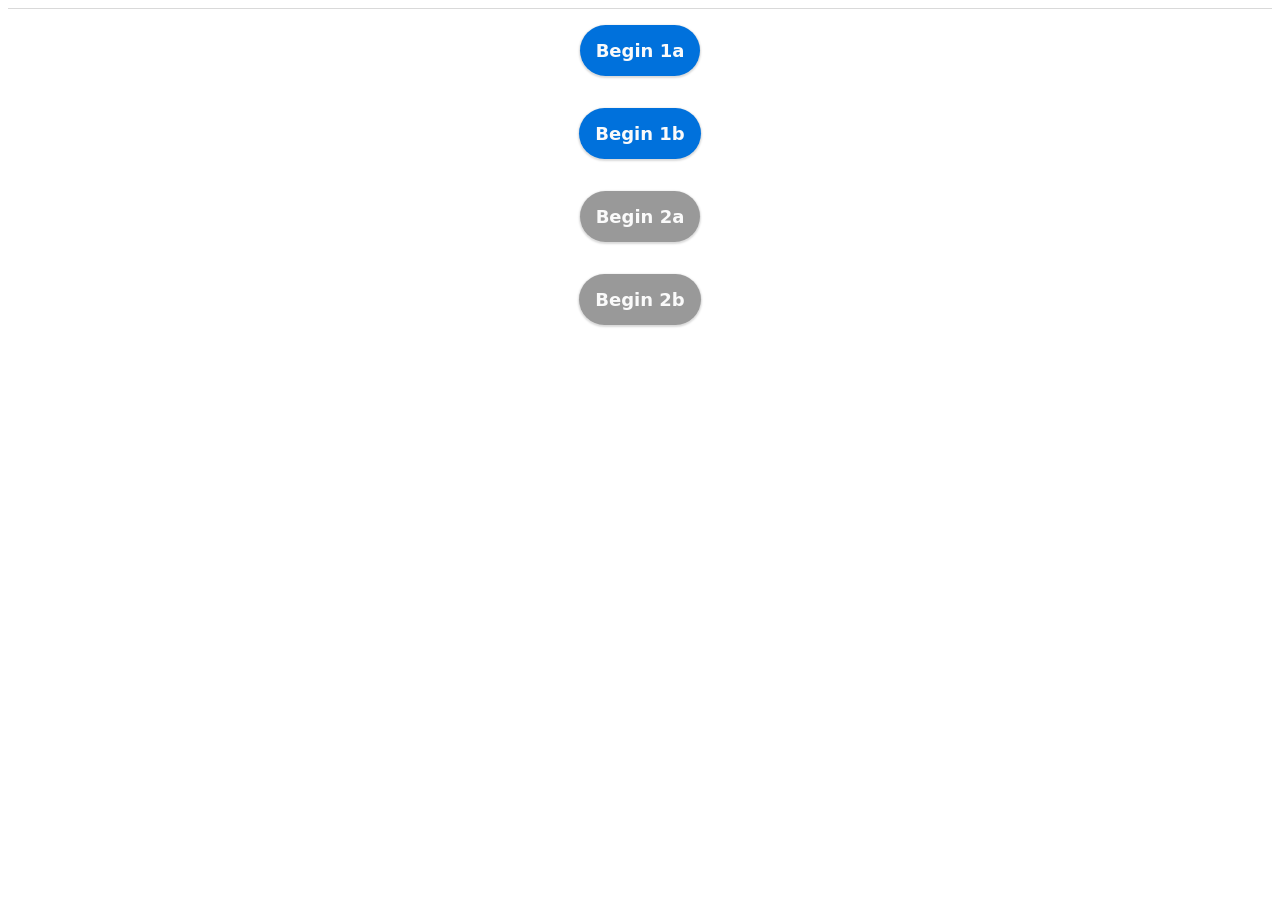
<file: index.html>
<!DOCTYPE html>
<html lang="en">
<head>
  <meta charset="UTF-8">
  <meta name="viewport" content="width=device-width, initial-scale=1.0">
  <title>Home</title>
  <link rel="stylesheet" href="reset.css">
  <link rel="stylesheet" href="style.css">
</head>
<body id="home">
  <main>
    <a href="nocost.html" class="button">
      Begin 1a
    </a>
    <a href="fixnocost.html" class="button">
      Begin 1b
    </a>
    <a href="#" class="button disabled">
      Begin 2a
    </a>
    <a href="#" class="button disabled">
      Begin 2b
    </a>
  </main>
</body>
</html>
</file>
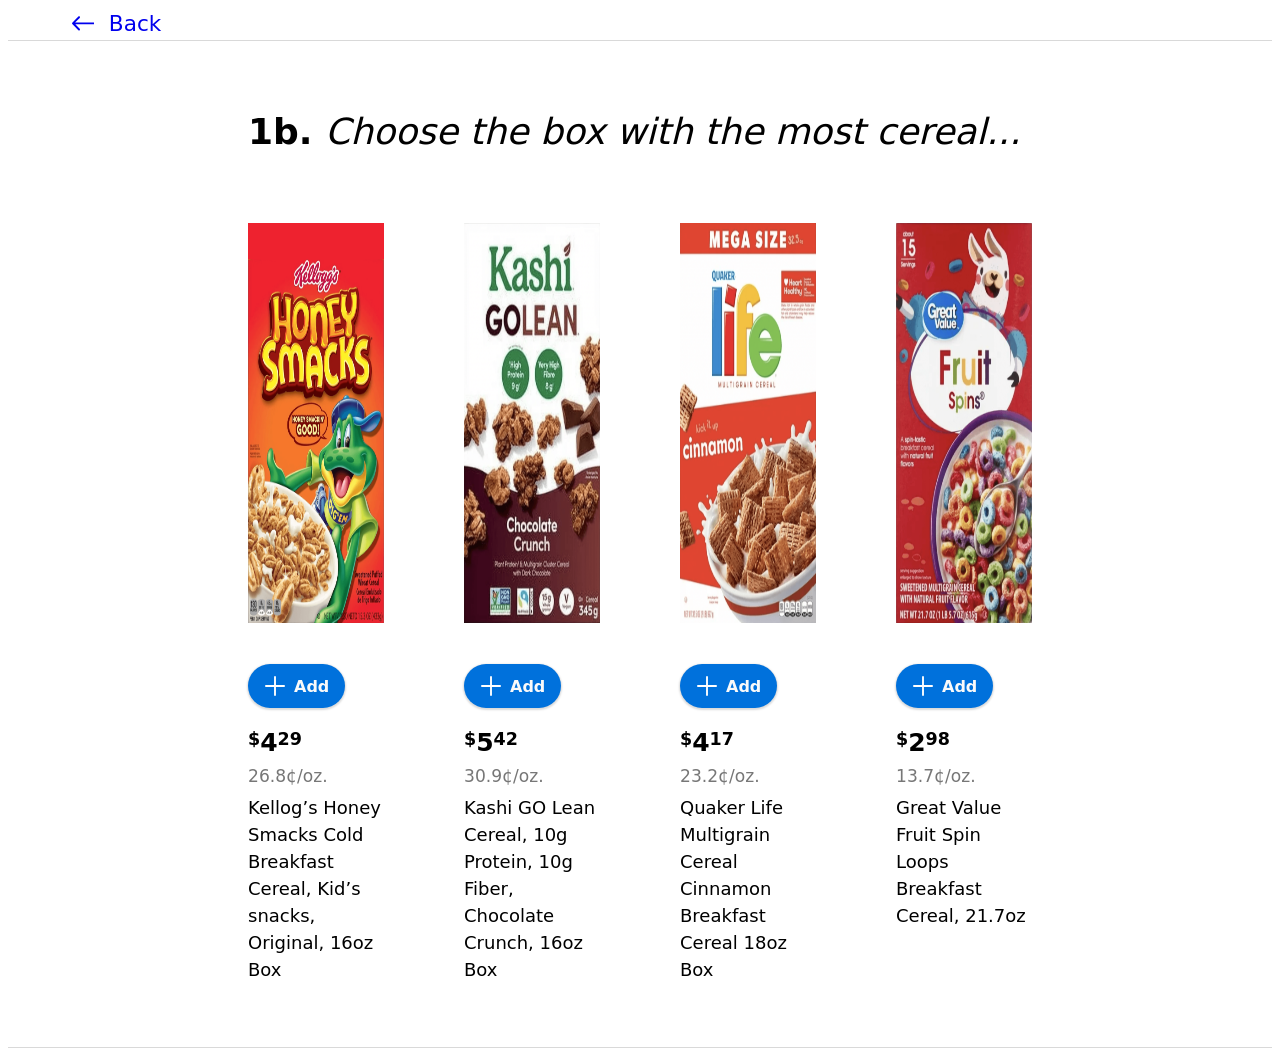
<file: fixnocost.html>
<!DOCTYPE html>
<html lang="en">
<head>
  <meta charset="UTF-8">
  <meta name="viewport" content="width=device-width, initial-scale=1.0">
  <title>Home</title>
  <link rel="stylesheet" href="reset.css">
  <link rel="stylesheet" href="style.css">
</head>
<body>
  <nav>
    <a href="index.html">
      <svg width="23" height="15" viewBox="0 0 23 15" fill="none" xmlns="http://www.w3.org/2000/svg">
        <path d="M0.292892 6.65666C-0.0976315 7.04719 -0.0976315 7.68035 0.292892 8.07088L6.65685 14.4348C7.04738 14.8254 7.68054 14.8254 8.07107 14.4348C8.46159 14.0443 8.46159 13.4111 8.07107 13.0206L2.41421 7.36377L8.07107 1.70692C8.46159 1.31639 8.46159 0.683226 8.07107 0.292702C7.68054 -0.0978227 7.04738 -0.0978227 6.65685 0.292702L0.292892 6.65666ZM23 7.36377V6.36377L1 6.36377V7.36377V8.36377L23 8.36377V7.36377Z" fill="currentColor"/>
      </svg>
      Back
    </a>
  </nav>
  <main>
    <h1><strong>1b. </strong><em>Choose the box with the most cereal...</em></h1>
    <section id="fixnocost">
      <article id="smacks">
        <div class="box">
          <img src="img/honeysmacks.png" alt="honeysmacks cereal box">
        </div>
        <button class="button">
          <svg width="20" height="20" viewBox="0 0 64 64" fill="none" xmlns="http://www.w3.org/2000/svg">
            <path d="M32 3V61" stroke="white" stroke-width="6" stroke-linecap="round" stroke-linejoin="round"/>
            <path d="M3 32L61 32" stroke="white" stroke-width="6" stroke-linecap="round" stroke-linejoin="round"/>
          </svg>
          Add
        </button>
        <span class="price">
          <sup>&dollar;</sup>4<sup>29</sup>
        </span>
        <span class="unit">
            26.8&cent;/oz.
        </span>
        <p>Kellog’s Honey Smacks Cold Breakfast Cereal, Kid’s snacks, Original, 16oz Box</p>
      </article><!--end of article-->
      <article id="kashi">
        <div class="box">
          <img src="img/kashi.png" alt="honeysmacks cereal box">
        </div>
        <button class="button">
          <svg width="20" height="20" viewBox="0 0 64 64" fill="none" xmlns="http://www.w3.org/2000/svg">
            <path d="M32 3V61" stroke="white" stroke-width="6" stroke-linecap="round" stroke-linejoin="round"/>
            <path d="M3 32L61 32" stroke="white" stroke-width="6" stroke-linecap="round" stroke-linejoin="round"/>
          </svg>
          Add
        </button>
        <span class="price">
          <sup>&dollar;</sup>5<sup>42</sup>
        </span>
        <span class="unit">
            30.9&cent;/oz.
        </span>
        <p>Kashi GO Lean Cereal, 10g Protein, 10g Fiber, Chocolate Crunch, 16oz Box</p>
      </article><!--end of article-->
      <article id="life">
        <div class="box">
          <img src="img/life.png" alt="honeysmacks cereal box">
        </div>
        <button class="button">
          <svg width="20" height="20" viewBox="0 0 64 64" fill="none" xmlns="http://www.w3.org/2000/svg">
            <path d="M32 3V61" stroke="white" stroke-width="6" stroke-linecap="round" stroke-linejoin="round"/>
            <path d="M3 32L61 32" stroke="white" stroke-width="6" stroke-linecap="round" stroke-linejoin="round"/>
          </svg>
          Add
        </button>
        <span class="price">
          <sup>&dollar;</sup>4<sup>17</sup>
        </span>
        <span class="unit">
            23.2&cent;/oz.
        </span>
        <p>Quaker Life Multigrain Cereal Cinnamon Breakfast Cereal 18oz Box</p>
      </article><!--end of article-->
      <article id="fruit">
        <div class="box">
          <img src="img/fruit.png" alt="honeysmacks cereal box">
        </div>
        <button class="button">
          <svg width="20" height="20" viewBox="0 0 64 64" fill="none" xmlns="http://www.w3.org/2000/svg">
            <path d="M32 3V61" stroke="white" stroke-width="6" stroke-linecap="round" stroke-linejoin="round"/>
            <path d="M3 32L61 32" stroke="white" stroke-width="6" stroke-linecap="round" stroke-linejoin="round"/>
          </svg>
          Add
        </button>
        <span class="price">
          <sup>&dollar;</sup>2<sup>98</sup>
        </span>
        <span class="unit">
            13.7&cent;/oz.
        </span>
        <p>Great Value Fruit Spin Loops Breakfast Cereal, 21.7oz</p>
      </article><!--end of article-->   
    </section>
  </main>
</body>
</html>
</file>
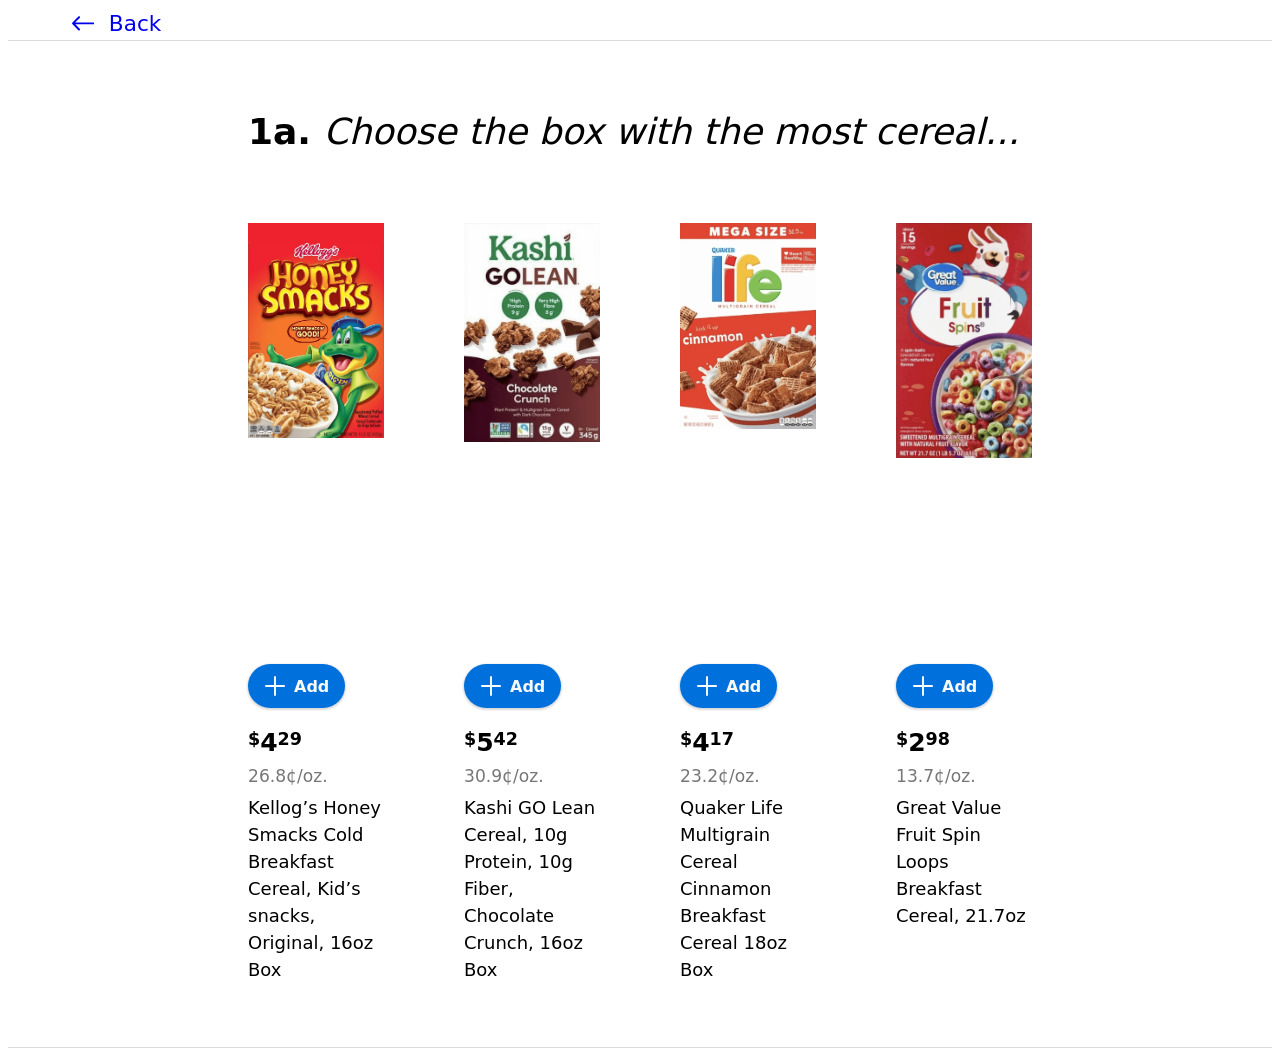
<file: nocost.html>
<!DOCTYPE html>
<html lang="en">
<head>
  <meta charset="UTF-8">
  <meta name="viewport" content="width=device-width, initial-scale=1.0">
  <title>Home</title>
  <link rel="stylesheet" href="reset.css">
  <link rel="stylesheet" href="style.css">
</head>
<body>
  <nav>
    <a href="index.html">
      <svg width="23" height="15" viewBox="0 0 23 15" fill="none" xmlns="http://www.w3.org/2000/svg">
        <path d="M0.292892 6.65666C-0.0976315 7.04719 -0.0976315 7.68035 0.292892 8.07088L6.65685 14.4348C7.04738 14.8254 7.68054 14.8254 8.07107 14.4348C8.46159 14.0443 8.46159 13.4111 8.07107 13.0206L2.41421 7.36377L8.07107 1.70692C8.46159 1.31639 8.46159 0.683226 8.07107 0.292702C7.68054 -0.0978227 7.04738 -0.0978227 6.65685 0.292702L0.292892 6.65666ZM23 7.36377V6.36377L1 6.36377V7.36377V8.36377L23 8.36377V7.36377Z" fill="currentColor"/>
      </svg>
      Back
    </a>
  </nav>
  <main>
    <h1><strong>1a. </strong><em>Choose the box with the most cereal...</em></h1>
    <section id="nocost">
      <article id="smacks">
        <div class="box">
          <img src="img/honeysmacks.png" alt="honeysmacks cereal box">
        </div>
        <button class="button">
          <svg width="20" height="20" viewBox="0 0 64 64" fill="none" xmlns="http://www.w3.org/2000/svg">
            <path d="M32 3V61" stroke="white" stroke-width="6" stroke-linecap="round" stroke-linejoin="round"/>
            <path d="M3 32L61 32" stroke="white" stroke-width="6" stroke-linecap="round" stroke-linejoin="round"/>
          </svg>
          Add
        </button>
        <span class="price">
          <sup>&dollar;</sup>4<sup>29</sup>
        </span>
        <span class="unit">
            26.8&cent;/oz.
        </span>
        <p>Kellog’s Honey Smacks Cold Breakfast Cereal, Kid’s snacks, Original, 16oz Box</p>
      </article><!--end of article-->
      <article id="kashi">
        <div class="box">
          <img src="img/kashi.png" alt="honeysmacks cereal box">
        </div>
        <button class="button">
          <svg width="20" height="20" viewBox="0 0 64 64" fill="none" xmlns="http://www.w3.org/2000/svg">
            <path d="M32 3V61" stroke="white" stroke-width="6" stroke-linecap="round" stroke-linejoin="round"/>
            <path d="M3 32L61 32" stroke="white" stroke-width="6" stroke-linecap="round" stroke-linejoin="round"/>
          </svg>
          Add
        </button>
        <span class="price">
          <sup>&dollar;</sup>5<sup>42</sup>
        </span>
        <span class="unit">
            30.9&cent;/oz.
        </span>
        <p>Kashi GO Lean Cereal, 10g Protein, 10g Fiber, Chocolate Crunch, 16oz Box</p>
      </article><!--end of article-->
      <article id="life">
        <div class="box">
          <img src="img/life.png" alt="honeysmacks cereal box">
        </div>
        <button class="button">
          <svg width="20" height="20" viewBox="0 0 64 64" fill="none" xmlns="http://www.w3.org/2000/svg">
            <path d="M32 3V61" stroke="white" stroke-width="6" stroke-linecap="round" stroke-linejoin="round"/>
            <path d="M3 32L61 32" stroke="white" stroke-width="6" stroke-linecap="round" stroke-linejoin="round"/>
          </svg>
          Add
        </button>
        <span class="price">
          <sup>&dollar;</sup>4<sup>17</sup>
        </span>
        <span class="unit">
            23.2&cent;/oz.
        </span>
        <p>Quaker Life Multigrain Cereal Cinnamon Breakfast Cereal 18oz Box</p>
      </article><!--end of article-->
      <article id="fruit">
        <div class="box">
          <img src="img/fruit.png" alt="honeysmacks cereal box">
        </div>
        <button class="button">
          <svg width="20" height="20" viewBox="0 0 64 64" fill="none" xmlns="http://www.w3.org/2000/svg">
            <path d="M32 3V61" stroke="white" stroke-width="6" stroke-linecap="round" stroke-linejoin="round"/>
            <path d="M3 32L61 32" stroke="white" stroke-width="6" stroke-linecap="round" stroke-linejoin="round"/>
          </svg>
          Add
        </button>
        <span class="price">
          <sup>&dollar;</sup>2<sup>98</sup>
        </span>
        <span class="unit">
            13.7&cent;/oz.
        </span>
        <p>Great Value Fruit Spin Loops Breakfast Cereal, 21.7oz</p>
      </article><!--end of article-->   
    </section>
  </main>
</body>
</html>
</file>
<file: style.css>
:root {
  --font: 18px;
  --price: 25px;
}
*, *:before, *:after {
  box-sizing: border-box;
}
body {
  font-family: system-ui, -apple-system, 'Segoe UI', Roboto, Helvetica, Arial, sans-serif,' Apple Color Emoji', 'Segoe UI Emoji';
  font-size: var(--font);
  display: flex;
  flex-direction: column;
  height: 100vh;
}
nav {
  height: 4rem;
  padding: 0 4rem;
  display: flex;
  flex-direction: column;
  justify-content: center;
}
nav a {
  text-decoration: none;
  font-size: larger;
}
h1 {
  font-weight: 400;
  align-self: flex-start;
  margin-top: 4rem;
  margin-left: 15rem;
}

main {
  padding: 0;
  display: flex;
  flex-direction: column;
  justify-content: center;
  align-items: center;
  border-top: 1px solid #00000026;
}
section {
  padding: 4rem 15rem;
  display: grid;
  grid-template-columns: repeat(4, 1fr);
  gap: 5rem;
  border-bottom: 1px solid #00000026;
}
div.box {
  height: 425px;
}
section#fixnocost div.box img {
  height: 400px;
}

button {
  all: initial;
  font-family: system-ui, -apple-system, 'Segoe UI', Roboto, Helvetica, Arial, sans-serif,' Apple Color Emoji', 'Segoe UI Emoji';
}
.button {
  margin: 1rem 0;
  cursor: pointer;
  user-select: none;
  display: flex;
  justify-content: center;
  align-items: center;
  font-weight: 700;
  text-decoration: none;
  border-radius: 100px;
  background: #0071dc;
  color: #FAFAFA;
  padding: .75rem 1rem;
  transition: all .1s cubic-bezier(.77,0,.175,1);
  box-shadow: 0 .0625rem .125rem .0625rem #00000026;
}
.button:hover {
  background: #004f9a;
  box-shadow: 0 .0625rem .125rem .0625rem #00000026;
}
.button.disabled {
  background: #999;
  cursor: not-allowed;
}
.button.disabled:hover {
  background: #999;
}
svg {
  width: 22px;
  margin-right: .5rem;
}

.price {
  font-weight: 700;
  font-size: var(--price);
}
.price sup {
  font-size: 70%;
  top: -.4rem;
  line-height: 0;
  position: relative;
  vertical-align: baseline;
}
.unit {
  font-size: 95%;
  font-weight: 400;
  color: #777;
}
article p {
  margin-top: .25rem;
}

/*
@media (max-width: 400px) {
  section {
  padding: 4rem 5rem;
  grid-template-columns: 1fr;
  }
}
@media (max-width: 768px) {
  section {
  padding: 4rem 5rem;
  grid-template-columns: 1fr 1fr;
  }
}
@media (max-width: 1080px) {
  section {
  padding: 4rem 5rem;
  grid-template-columns: 1fr 1fr 1fr;
  }
}
*/
</file>
